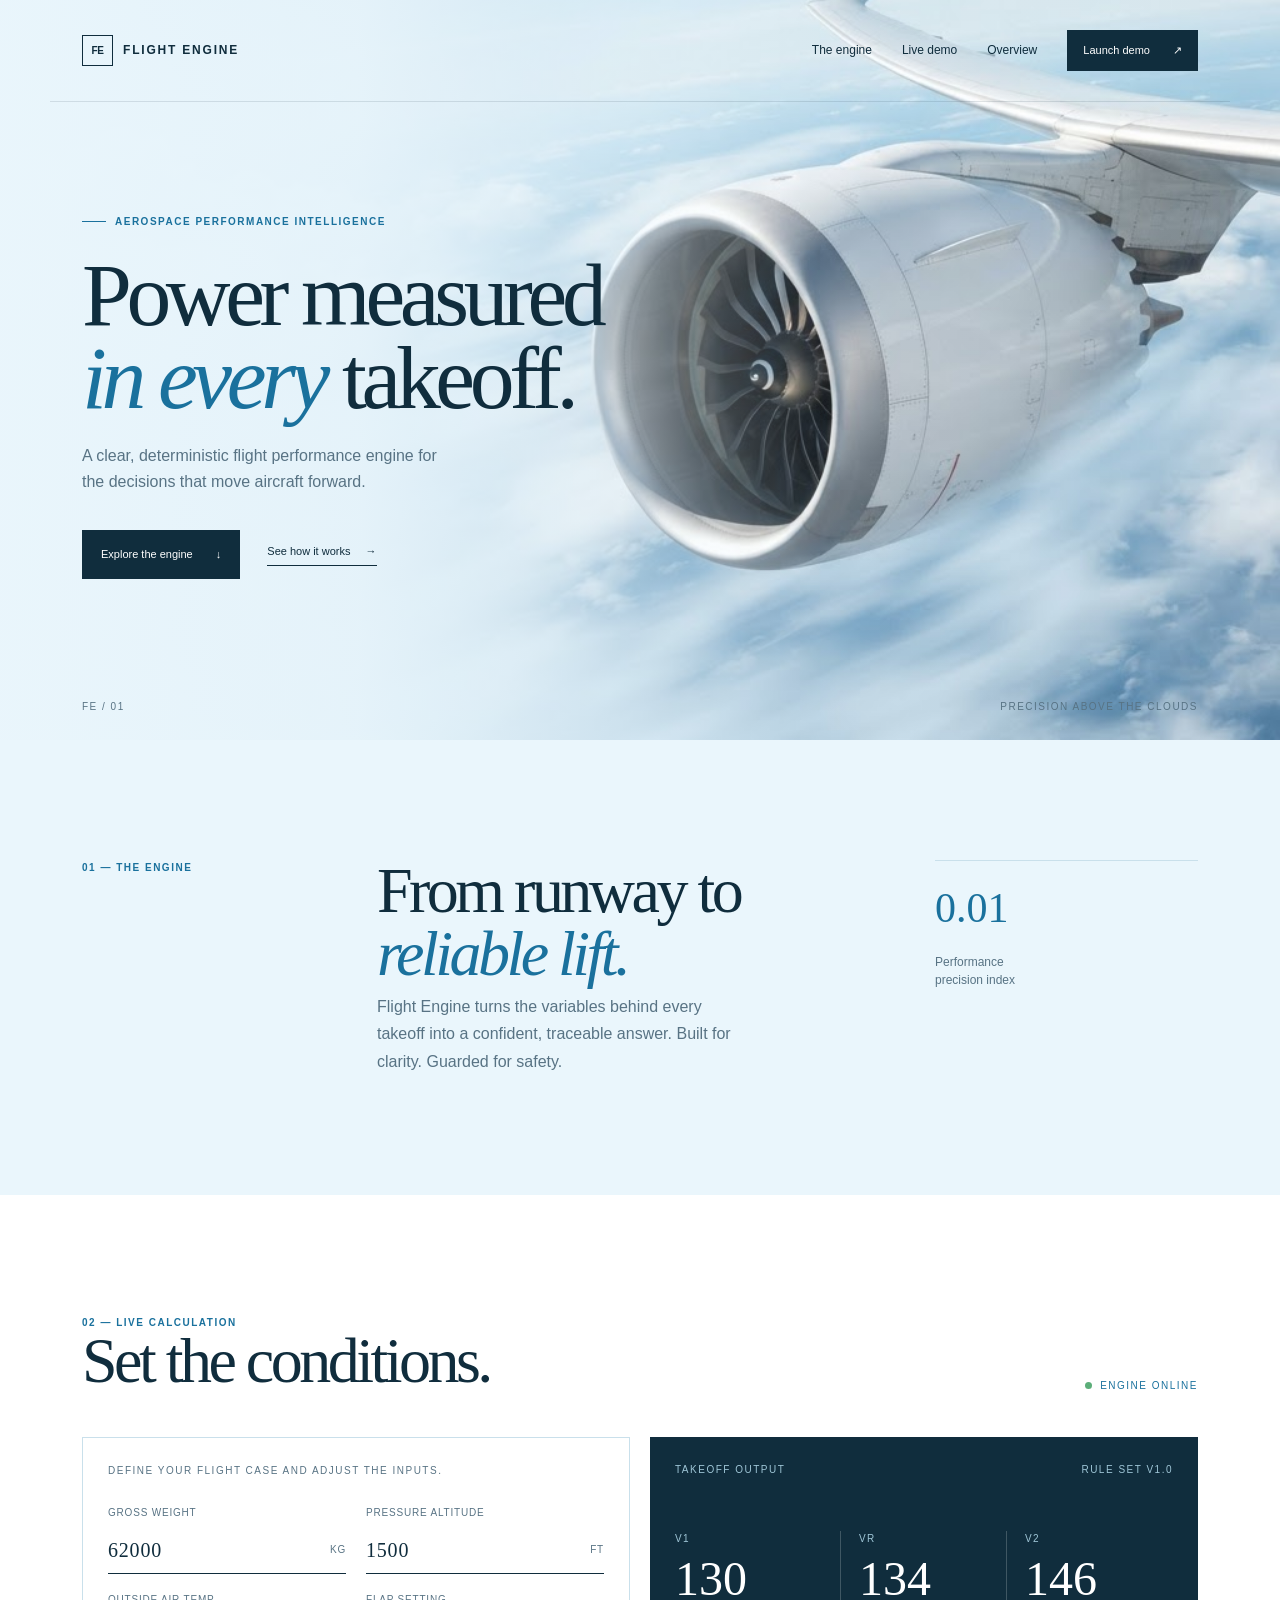
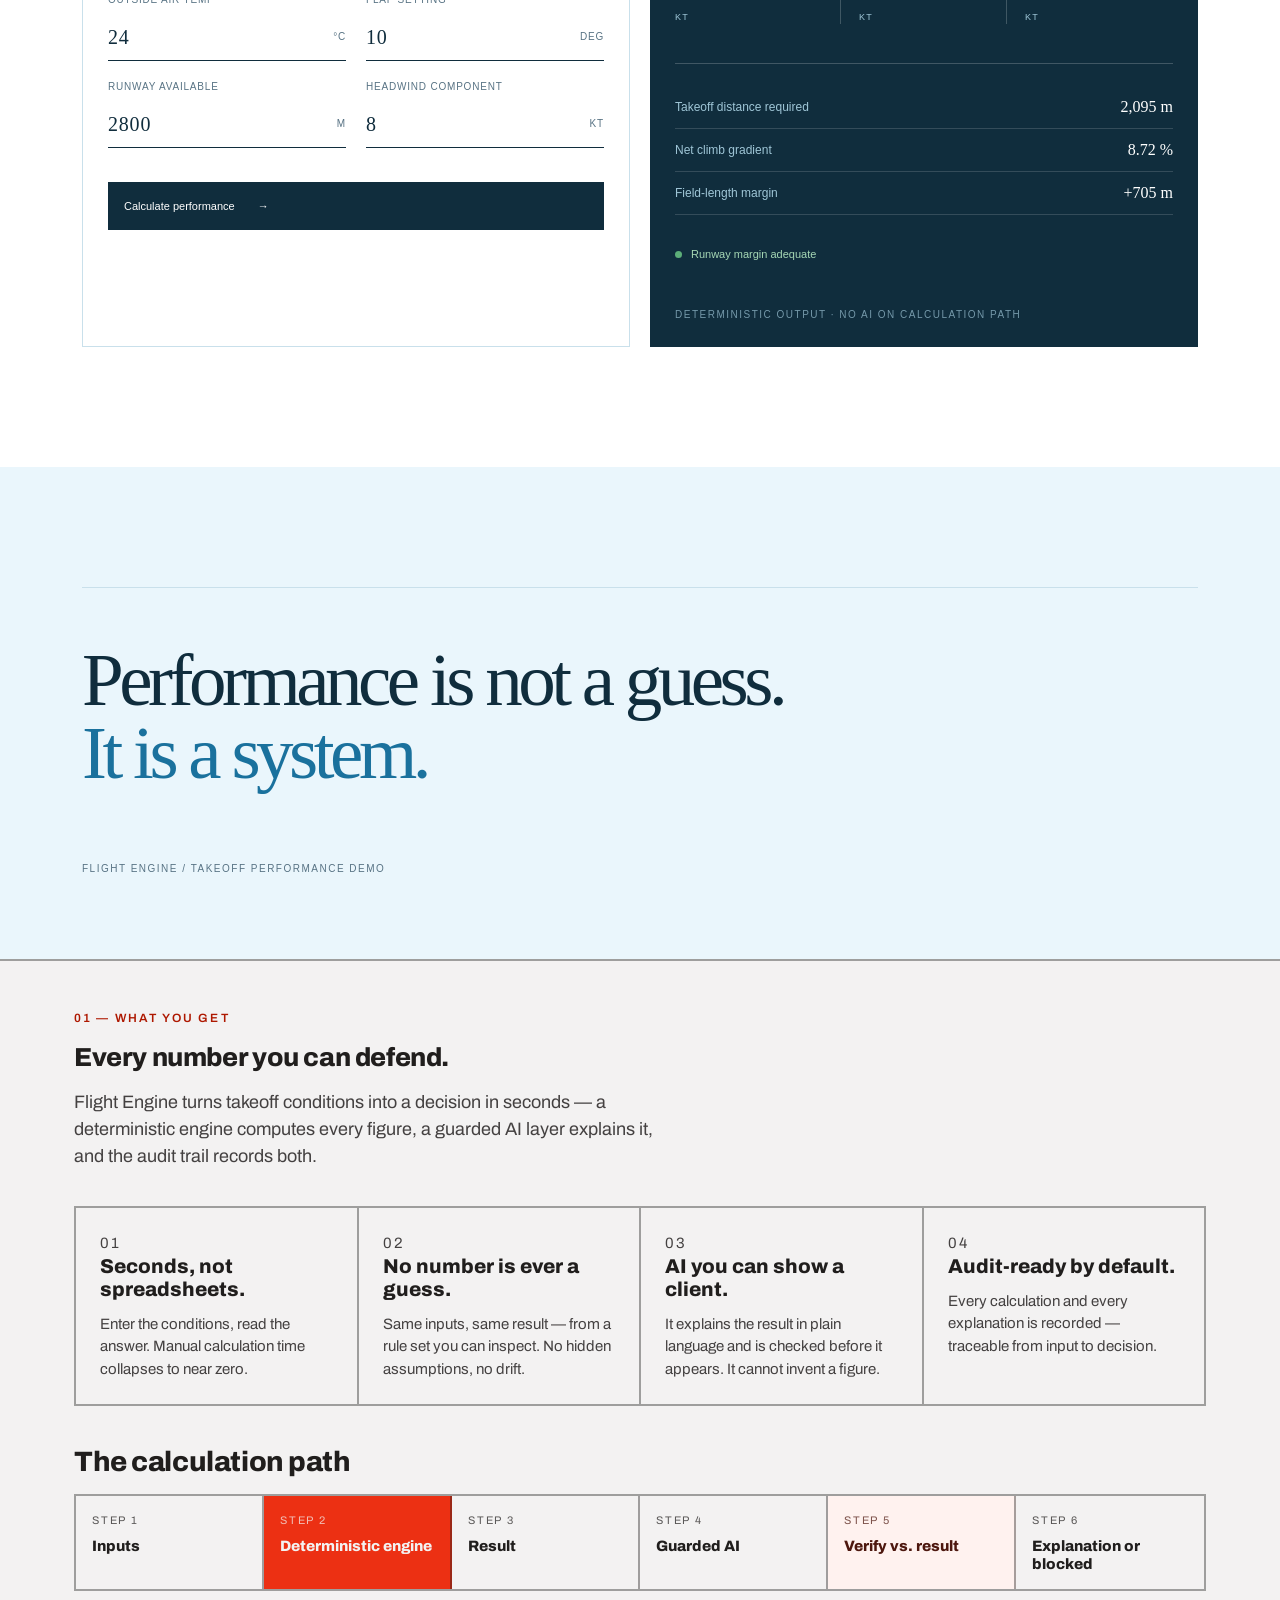
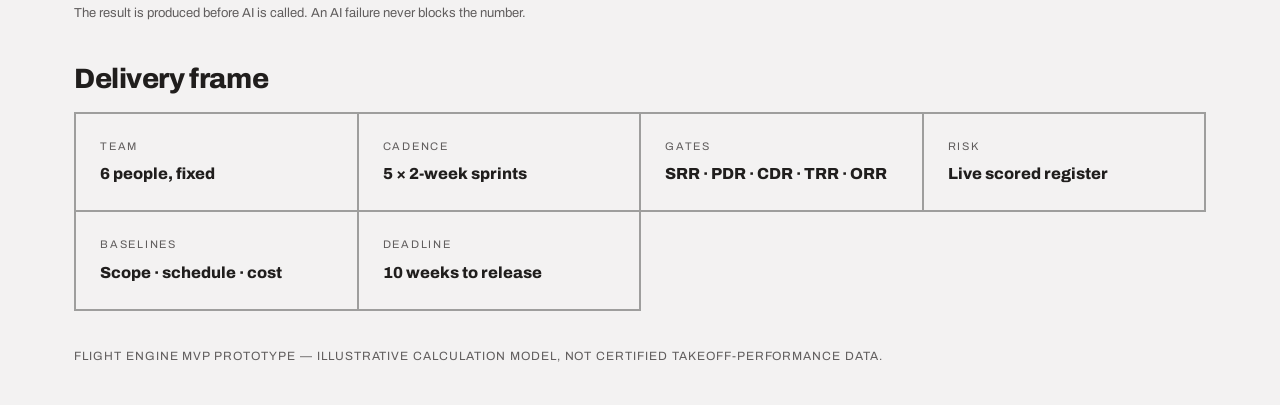
<file: _prev-v0-rebuild/index.html>
<!doctype html>
<html lang="en">
<head>
<meta charset="utf-8"/>
<meta name="viewport" content="width=device-width, initial-scale=1"/>
<title>Flight Engine — Performance Above the Clouds</title>
<meta name="description" content="A clear, deterministic flight performance engine for the decisions that move aircraft forward."/>
<meta name="theme-color" content="white" media="(prefers-color-scheme: light)"/>
<meta name="theme-color" content="black" media="(prefers-color-scheme: dark)"/>
<meta name="color-scheme" content="light dark"/>
<link rel="icon" href="/icon-light-32x32.png" media="(prefers-color-scheme: light)"/>
<link rel="icon" href="/icon-dark-32x32.png" media="(prefers-color-scheme: dark)"/>
<link rel="icon" href="/icon.svg" type="image/svg+xml"/>
<link rel="apple-touch-icon" href="/apple-icon.png"/>
<link rel="stylesheet" href="/site.css"/>
<link rel="preconnect" href="https://fonts.googleapis.com">
<link rel="preconnect" href="https://fonts.gstatic.com" crossorigin>
<link rel="stylesheet" href="https://fonts.googleapis.com/css2?family=Archivo:wght@400;600;800&display=swap">
<style>
/* ── 03 — Overview. Last section, in the "Modernist" design system from the
   Claude Design build (Archivo 800, #ec3013 accent, 2px hairline grid, square
   corners, grayscale). Every rule is namespaced under .fe-overview so it can
   never reach the original hero / #engine / #demo above. ── */
.fe-overview{
  --m-bg:#f3f2f2;--m-surface:#eae9e9;--m-text:#201e1d;
  --m-accent:#ec3013;--m-acc100:#fff2ef;--m-acc500:#ff563c;--m-acc700:#ae1800;--m-acc900:#4d170e;
  --m-div:rgba(32,30,29,.4);
  --m-n700:#605d5d;--m-n800:#444141;
  display:block;background:var(--m-bg);color:var(--m-text);
  font-family:"Archivo",system-ui,sans-serif;font-size:15px;line-height:1.55;font-weight:400;
  border-top:2px solid var(--m-div);
}
.fe-overview *{box-sizing:border-box}
.fe-overview .m-wrap{max-width:1180px;margin:0 auto;padding:48px 24px 40px}
.fe-overview .m-kick{margin:0 0 16px;font-size:12px;letter-spacing:.18em;text-transform:uppercase;color:var(--m-acc700);font-weight:600}
.fe-overview h2{font-family:"Archivo",sans-serif;font-weight:800;letter-spacing:-.015em;line-height:1.15;margin:0 0 16px;color:var(--m-text)}
.fe-overview .m-h2{font-size:26px;max-width:32ch}
.fe-overview .m-h2-lg{font-size:28px;margin:40px 0 16px}
.fe-overview .m-lede{margin:0 0 36px;font-size:18px;line-height:1.5;max-width:58ch;color:var(--m-n800)}
.fe-overview .m-grid{display:grid;grid-template-columns:repeat(auto-fit,minmax(240px,1fr));border-top:2px solid var(--m-div);border-left:2px solid var(--m-div)}
.fe-overview .m-cell{padding:24px;border-right:2px solid var(--m-div);border-bottom:2px solid var(--m-div)}
.fe-overview .m-no{margin:0 0 12px;font-size:11px;letter-spacing:.16em;text-transform:uppercase;color:var(--m-n700)}
.fe-overview .m-cell h3{font-family:"Archivo",sans-serif;font-weight:800;font-size:20px;line-height:1.15;margin:0 0 12px;color:var(--m-text)}
.fe-overview .m-cell p{margin:0;font-size:15px;line-height:1.5;color:var(--m-n800)}
.fe-overview .m-path{display:flex;flex-wrap:wrap;border:2px solid var(--m-div)}
.fe-overview .m-step{flex:1 1 150px;padding:16px;border-right:2px solid var(--m-div)}
.fe-overview .m-step:last-child{border-right:0}
.fe-overview .m-step.accent{background:var(--m-accent);color:var(--m-bg)}
.fe-overview .m-step.soft{background:var(--m-acc100);color:var(--m-acc900)}
.fe-overview .m-step .s{margin:0 0 8px;font-size:11px;letter-spacing:.16em;text-transform:uppercase;opacity:.72}
.fe-overview .m-step .l{margin:0;font-family:"Archivo",sans-serif;font-weight:800;font-size:15px;line-height:1.2}
.fe-overview .m-note{margin:12px 0 0;font-size:13px;color:var(--m-n700)}
.fe-overview .m-facts .m-cell > p:first-child{margin:0 0 8px;font-size:11px;letter-spacing:.16em;text-transform:uppercase;color:var(--m-n700)}
.fe-overview .m-facts .m-cell > p:last-child{margin:0;font-family:"Archivo",sans-serif;font-weight:800;font-size:16px;color:var(--m-text)}
.fe-overview .m-scope{margin:36px 0 0;font-size:12px;letter-spacing:.08em;text-transform:uppercase;color:var(--m-n700)}
@media (max-width:640px){.fe-overview .m-wrap{padding:36px 16px}.fe-overview .m-step{flex-basis:50%}}
</style>
</head>
<body>
<main>
  <section class="hero">
    <div class="hero-clouds" aria-hidden="true"></div>
    <nav class="nav">
      <div class="brand"><span class="brand-mark">FE</span> FLIGHT ENGINE</div>
      <div class="nav-links">
        <a href="#engine">The engine</a>
        <a href="#demo">Live demo</a>
        <a href="#overview">Overview</a>
        <button class="nav-button" data-scroll="#demo">Launch demo <span>&#8599;</span></button>
      </div>
    </nav>
    <div class="hero-content">
      <p class="eyebrow"><span></span> Aerospace performance intelligence</p>
      <h1>Power measured<br/><i>in every</i> takeoff.</h1>
      <p class="hero-copy">A clear, deterministic flight performance engine for the decisions that move aircraft forward.</p>
      <div class="hero-actions">
        <button class="primary-button" data-scroll="#engine">Explore the engine <span>&#8595;</span></button>
        <a href="#engine" class="text-link">See how it works <span>&#8594;</span></a>
      </div>
    </div>
    <div class="hero-caption"><span>FE / 01</span><span>Precision above the clouds</span></div>
  </section>

  <section class="intro" id="engine">
    <div class="section-kicker">01 — THE ENGINE</div>
    <div>
      <h2>From runway to<br/><em>reliable lift.</em></h2>
      <p>Flight Engine turns the variables behind every takeoff into a confident, traceable answer. Built for clarity. Guarded for safety.</p>
    </div>
    <div class="intro-stat"><strong>0.01</strong><span>Performance<br/>precision index</span></div>
  </section>

  <section class="demo" id="demo">
    <div class="section-heading">
      <div>
        <div class="section-kicker">02 — LIVE CALCULATION</div>
        <h2>Set the conditions.</h2>
      </div>
      <span class="status"><i></i> Engine online</span>
    </div>
    <div class="demo-grid">
      <div class="input-panel">
        <p class="panel-note">Define your flight case and adjust the inputs.</p>
        <div class="field-grid">
          <label>Gross weight<div><input type="number" data-k="weight" min="40000" max="79000" value="62000"/><span>kg</span></div></label>
          <label>Pressure altitude<div><input type="number" data-k="altitude" min="0" max="14000" value="1500"/><span>ft</span></div></label>
          <label>Outside air temp<div><input type="number" data-k="oat" min="-40" max="55" value="24"/><span>&deg;C</span></div></label>
          <label>Flap setting<div><input type="number" data-k="flap" min="0" max="30" value="10"/><span>deg</span></div></label>
          <label>Runway available<div><input type="number" data-k="runway" min="800" max="4000" value="2800"/><span>m</span></div></label>
          <label>Headwind component<div><input type="number" data-k="wind" min="-15" max="35" value="8"/><span>kt</span></div></label>
        </div>
        <button class="calculate">Calculate performance <span>&#8594;</span></button>
      </div>
      <div class="output-panel" id="output">
        <div class="output-top"><span>TAKEOFF OUTPUT</span><span>RULE SET V1.0</span></div>
        <div class="speed-row">
          <div><span>V1</span><strong data-o="v1">130</strong><small>KT</small></div>
          <div><span>VR</span><strong data-o="vr">134</strong><small>KT</small></div>
          <div><span>V2</span><strong data-o="v2">146</strong><small>KT</small></div>
        </div>
        <div class="output-metrics">
          <div class="metric"><span>Takeoff distance required</span><strong data-o="tod">2,095 m</strong></div>
          <div class="metric"><span>Net climb gradient</span><strong data-o="grad">8.72 %</strong></div>
          <div class="metric"><span>Field-length margin</span><strong data-o="margin">+705 m</strong></div>
        </div>
        <div class="margin-note" data-o="note"><span></span>Runway margin adequate</div>
        <p class="output-foot">Deterministic output &middot; no AI on calculation path</p>
      </div>
    </div>
  </section>

  <section class="closing">
    <div class="closing-line"></div>
    <p>Performance is not a guess.<br/><strong>It is a system.</strong></p>
    <span>FLIGHT ENGINE / TAKEOFF PERFORMANCE DEMO</span>
  </section>

  <!-- 03 — Overview (last section, Modernist design system, isolated) -->
  <section id="overview" class="fe-overview">
    <div class="m-wrap">
      <p class="m-kick">01 — What you get</p>
      <h2 class="m-h2">Every number you can defend.</h2>
      <p class="m-lede">Flight Engine turns takeoff conditions into a decision in seconds &mdash; a deterministic engine computes every figure, a guarded AI layer explains it, and the audit trail records both.</p>

      <div class="m-grid">
        <div class="m-cell"><p class="m-no">01</p><h3>Seconds, not spreadsheets.</h3><p>Enter the conditions, read the answer. Manual calculation time collapses to near zero.</p></div>
        <div class="m-cell"><p class="m-no">02</p><h3>No number is ever a guess.</h3><p>Same inputs, same result &mdash; from a rule set you can inspect. No hidden assumptions, no drift.</p></div>
        <div class="m-cell"><p class="m-no">03</p><h3>AI you can show a client.</h3><p>It explains the result in plain language and is checked before it appears. It cannot invent a figure.</p></div>
        <div class="m-cell"><p class="m-no">04</p><h3>Audit-ready by default.</h3><p>Every calculation and every explanation is recorded &mdash; traceable from input to decision.</p></div>
      </div>

      <h2 class="m-h2-lg">The calculation path</h2>
      <div class="m-path">
        <div class="m-step"><p class="s">Step 1</p><p class="l">Inputs</p></div>
        <div class="m-step accent"><p class="s">Step 2</p><p class="l">Deterministic engine</p></div>
        <div class="m-step"><p class="s">Step 3</p><p class="l">Result</p></div>
        <div class="m-step"><p class="s">Step 4</p><p class="l">Guarded AI</p></div>
        <div class="m-step soft"><p class="s">Step 5</p><p class="l">Verify vs. result</p></div>
        <div class="m-step"><p class="s">Step 6</p><p class="l">Explanation or blocked</p></div>
      </div>
      <p class="m-note">The result is produced before AI is called. An AI failure never blocks the number.</p>

      <h2 class="m-h2-lg">Delivery frame</h2>
      <div class="m-grid m-facts">
        <div class="m-cell"><p>Team</p><p>6 people, fixed</p></div>
        <div class="m-cell"><p>Cadence</p><p>5 &times; 2-week sprints</p></div>
        <div class="m-cell"><p>Gates</p><p>SRR &middot; PDR &middot; CDR &middot; TRR &middot; ORR</p></div>
        <div class="m-cell"><p>Risk</p><p>Live scored register</p></div>
        <div class="m-cell"><p>Baselines</p><p>Scope &middot; schedule &middot; cost</p></div>
        <div class="m-cell"><p>Deadline</p><p>10 weeks to release</p></div>
      </div>

      <p class="m-scope">Flight Engine MVP prototype &mdash; illustrative calculation model, not certified takeoff-performance data.</p>
    </div>
  </section>
</main>

<script>
(function () {
  var R = {weight:[40000,79000], altitude:[0,14000], oat:[-40,55], flap:[0,30], runway:[800,4000], wind:[-15,35]};
  var inputs = {};
  document.querySelectorAll('input[data-k]').forEach(function (el) { inputs[el.dataset.k] = el; });
  var out = {};
  document.querySelectorAll('[data-o]').forEach(function (el) { out[el.dataset.o] = el; });

  function nf(n, d) { return n.toLocaleString('en-US', {minimumFractionDigits: d || 0, maximumFractionDigits: d || 0}); }

  function read() {
    var p = {}, ok = true;
    Object.keys(R).forEach(function (k) {
      var v = parseFloat(inputs[k].value);
      var bad = isNaN(v) || v < R[k][0] || v > R[k][1];
      inputs[k].setAttribute('aria-invalid', bad ? 'true' : 'false');
      if (bad) ok = false;
      p[k] = v;
    });
    p._ok = ok;
    return p;
  }

  // Deterministic model for a generic 150-seat narrowbody twin ("Narrowbody T-A").
  // Physically grounded (ISA density ratio, V ∝ sqrt(W/sigma), TOD ∝ (W/Wref)^2 / sigma^1.6,
  // OEI 2nd-segment gradient falling with weight/altitude/temp/flap). Illustrative —
  // tuned to plausible jet magnitudes, not certified AFM data.
  var W_REF = 60000;          // kg — reference takeoff weight
  var VS_REF = 122;           // kt CAS — 1g stall at W_REF, flap 15, sigma 1
  var TOD_REF = 1650;         // m — takeoff distance required at reference conditions

  function isa(altFt, oatC) {
    var delta = Math.pow(1 - 6.87535e-6 * altFt, 5.2559);   // pressure ratio
    var theta = (oatC + 273.15) / 288.15;                    // temperature ratio
    return { delta: delta, theta: theta, sigma: delta / theta };
  }

  function model(p) {
    var w = p.weight, rwy = p.runway, wind = p.wind, flap = p.flap;
    var a = isa(p.altitude, p.oat);

    // reference speeds — stall scales with sqrt(wing loading / density), more flap lowers it
    var vs = VS_REF * Math.sqrt((w / W_REF) / a.sigma) * (1 - flap * 0.006);
    var vr = 1.10 * vs;
    var v2 = 1.20 * vs;
    var v1 = vr - 3 - Math.max(wind, 0) * 0.15;

    // takeoff distance required
    var flapTod = 1 + (15 - flap) * 0.018;      // less flap -> longer roll
    var windTod = 1 - wind * 0.006;             // headwind shortens, tailwind extends
    var tod = TOD_REF
            * Math.pow(w / W_REF, 2)
            * Math.pow(1 / a.sigma, 1.6)
            * flapTod * windTod;

    // net one-engine-inoperative 2nd-segment climb gradient (%), floored at the
    // regulatory 2.4% minimum for a twin
    var grad = 11.0 * (W_REF / w) * Math.pow(a.sigma, 0.7)
             - flap * 0.12
             - 2.0 * (1 - a.delta);
    grad = Math.max(grad, 2.4);

    return {
      v1: Math.round(v1), vr: Math.round(vr), v2: Math.round(v2),
      tod: Math.round(tod), grad: grad, margin: Math.round(rwy - tod)
    };
  }

  function render(r) {
    out.v1.textContent = r.v1;
    out.vr.textContent = r.vr;
    out.v2.textContent = r.v2;
    out.tod.textContent = nf(r.tod) + ' m';
    out.grad.textContent = r.grad.toFixed(2) + ' %';
    out.margin.textContent = (r.margin >= 0 ? '+' : '') + nf(r.margin) + ' m';
    var danger = r.margin < 0;
    out.note.className = 'margin-note' + (danger ? ' danger' : '');
    out.note.innerHTML = '<span></span>' + (danger
      ? 'Required distance exceeds runway available by ' + nf(Math.abs(r.margin)) + ' m'
      : 'Runway margin adequate');
  }

  function run() {
    var p = read();
    if (p._ok) render(model(p));
  }

  document.querySelector('.calculate').addEventListener('click', run);
  Object.keys(inputs).forEach(function (k) { inputs[k].addEventListener('input', run); });
  document.querySelectorAll('[data-scroll]').forEach(function (b) {
    b.addEventListener('click', function () {
      var t = document.querySelector(b.dataset.scroll);
      if (t) t.scrollIntoView({behavior: 'smooth'});
    });
  });

  run();
})();
</script>
</body>
</html>
</file>
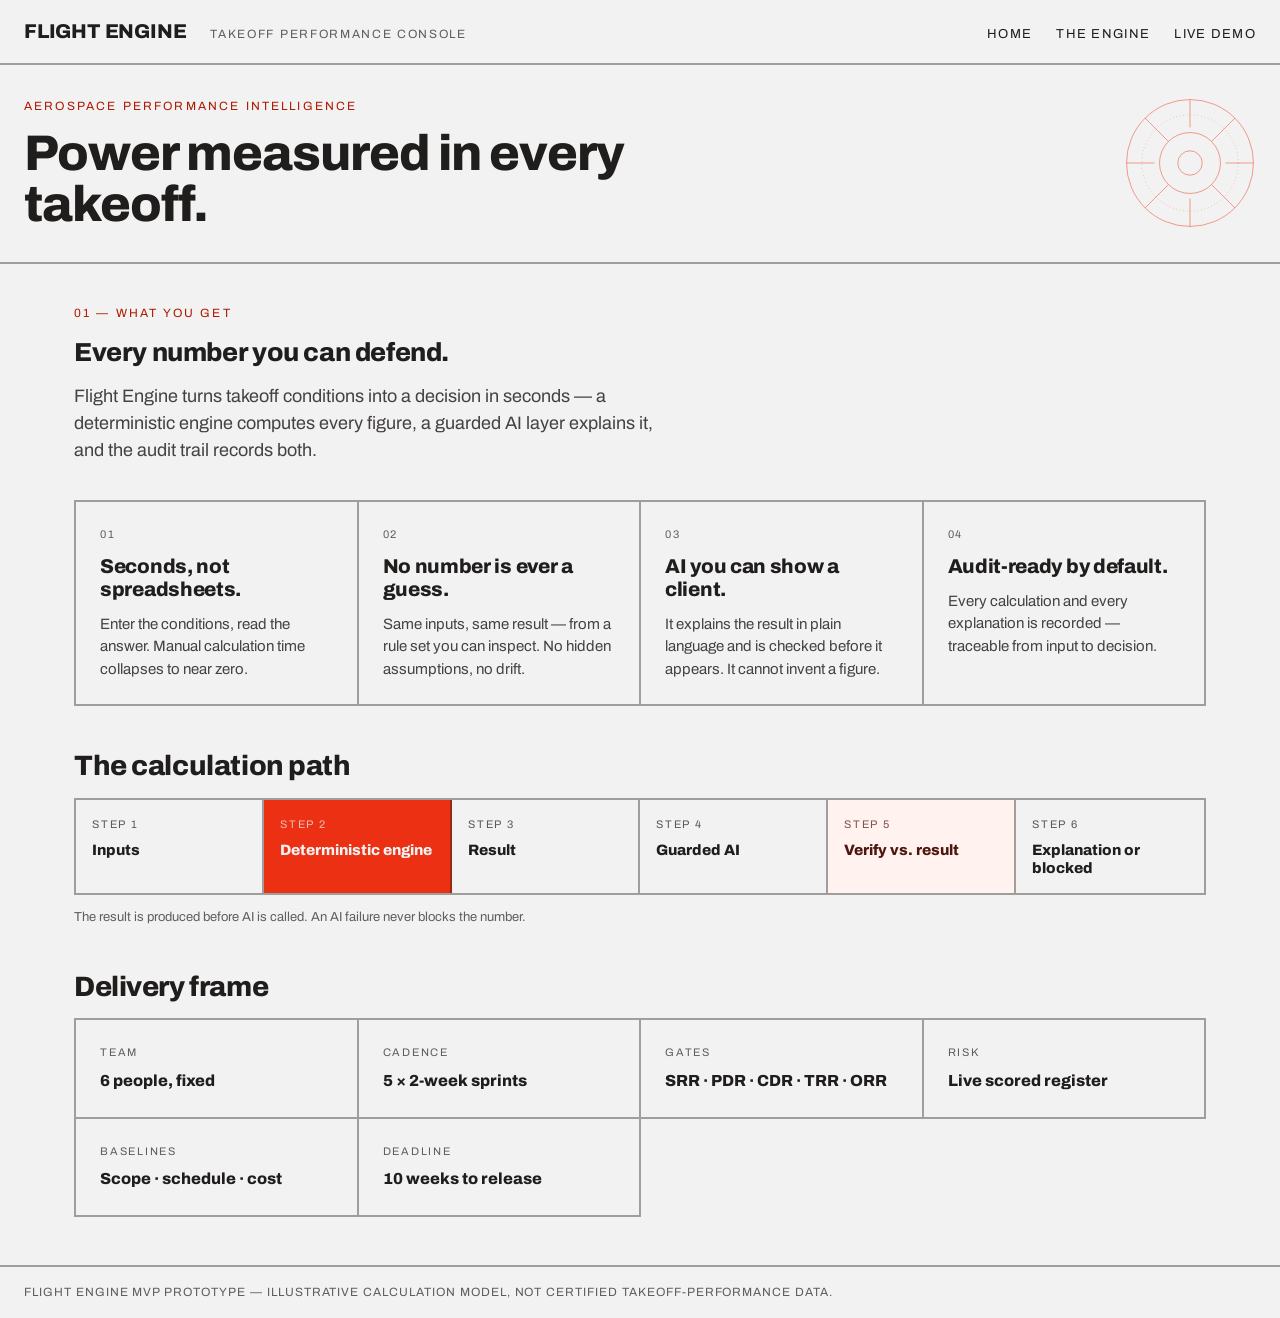
<file: overview.html>
<!doctype html>
<html lang="en">
<head>
<meta charset="utf-8">
<meta name="viewport" content="width=device-width,initial-scale=1">
<title>Flight Engine — Overview</title>
<meta name="description" content="What clients gain from Flight Engine: faster answers, no silent errors, AI you can show a client, audit-ready by default.">
<link rel="preconnect" href="https://fonts.googleapis.com">
<link rel="preconnect" href="https://fonts.gstatic.com" crossorigin>
<link rel="stylesheet" href="https://fonts.googleapis.com/css2?family=Archivo:wght@400;600;800&display=swap">
<style>
  :root{
    --bg:#f3f2f2;--surface:#eae9e9;--text:#201e1d;
    --accent:#ec3013;--acc100:#fff2ef;--acc500:#ff563c;--acc700:#ae1800;--acc900:#4d170e;
    --div:rgba(32,30,29,.4);
    --n700:#605d5d;--n800:#444141;
  }
  *,*::before,*::after{box-sizing:border-box}
  body{
    margin:0;background:var(--bg);color:var(--text);
    font-family:"Archivo",system-ui,sans-serif;font-size:15px;line-height:1.55;font-weight:400;
    -webkit-font-smoothing:antialiased;
  }
  h1,h2,h3{font-family:"Archivo",sans-serif;font-weight:800;letter-spacing:-.015em;line-height:1.12;margin:0}
  a{color:var(--accent);text-underline-offset:3px}

  header.bar{
    display:flex;align-items:baseline;gap:24px;flex-wrap:wrap;
    padding:16px 24px;border-bottom:2px solid var(--div);
  }
  .brand{font-weight:800;font-size:20px;letter-spacing:-.01em;text-transform:uppercase}
  .brand-sub{font-size:12px;letter-spacing:.14em;text-transform:uppercase;color:var(--n700)}
  .bar .spacer{margin-left:auto}
  .bar a{font-size:13px;letter-spacing:.1em;text-transform:uppercase;text-decoration:none;color:var(--text)}
  .bar a:hover{color:var(--accent)}

  .hero{
    display:flex;align-items:center;justify-content:space-between;gap:24px;flex-wrap:wrap;
    padding:32px 24px;border-bottom:2px solid var(--div);
  }
  .hero .eyebrow{margin:0 0 12px;font-size:12px;letter-spacing:.18em;text-transform:uppercase;color:var(--acc700)}
  .hero h1{font-size:clamp(28px,4vw,50px);line-height:1.02;letter-spacing:-.02em;max-width:22ch}
  .hero .turbine{flex:0 0 auto;width:min(30vw,132px);height:auto;opacity:.9;color:var(--accent)}
  @media (prefers-reduced-motion:no-preference){
    .hero .turbine g{transform-origin:260px 260px;animation:spin 140s linear infinite}
  }
  @keyframes spin{to{transform:rotate(360deg)}}

  main{max-width:1180px;margin:0 auto;padding:40px 24px 48px}
  .kick{margin:0 0 16px;font-size:12px;letter-spacing:.18em;text-transform:uppercase;color:var(--acc700)}
  h2.sec{font-size:26px;max-width:32ch;margin:0 0 16px}
  h2.sec.lg{font-size:28px;margin:44px 0 16px}
  .lede{margin:0 0 36px;font-size:18px;line-height:1.5;max-width:58ch;color:var(--n800)}

  .grid{display:grid;grid-template-columns:repeat(auto-fit,minmax(240px,1fr));border-top:2px solid var(--div);border-left:2px solid var(--div)}
  .cell{padding:24px;border-right:2px solid var(--div);border-bottom:2px solid var(--div)}
  .cell .no{margin:0 0 12px;font-size:11px;letter-spacing:.16em;text-transform:uppercase;color:var(--n700)}
  .cell h3{font-size:20px;line-height:1.15;margin:0 0 12px}
  .cell p{margin:0;font-size:15px;line-height:1.5;color:var(--n800)}

  .path{display:flex;flex-wrap:wrap;border:2px solid var(--div)}
  .step{flex:1 1 150px;padding:16px;border-right:2px solid var(--div)}
  .step:last-child{border-right:0}
  .step.accent{background:var(--accent);color:var(--bg)}
  .step.soft{background:var(--acc100);color:var(--acc900)}
  .step .s{margin:0 0 8px;font-size:11px;letter-spacing:.16em;text-transform:uppercase;opacity:.72}
  .step .l{margin:0;font-weight:800;font-size:15px;line-height:1.2}
  .note{margin:12px 0 0;font-size:13px;color:var(--n700)}

  .facts .cell > p:first-child{margin:0 0 8px;font-size:11px;letter-spacing:.16em;text-transform:uppercase;color:var(--n700)}
  .facts .cell > p:last-child{margin:0;font-weight:800;font-size:16px;color:var(--text)}

  footer{
    border-top:2px solid var(--div);padding:16px 24px;
    font-size:12px;letter-spacing:.08em;text-transform:uppercase;color:var(--n700);
  }
  @media (max-width:640px){main{padding:32px 16px}.step{flex-basis:50%}}
</style>
</head>
<body>

<header class="bar">
  <span class="brand">Flight Engine</span>
  <span class="brand-sub">Takeoff performance console</span>
  <span class="spacer"></span>
  <a href="/">Home</a>
  <a href="/#engine">The engine</a>
  <a href="/#demo">Live demo</a>
</header>

<section class="hero">
  <div>
    <p class="eyebrow">Aerospace performance intelligence</p>
    <h1>Power measured in every takeoff.</h1>
  </div>
  <svg class="turbine" viewBox="0 0 520 520" aria-hidden="true" fill="none" stroke="currentColor" stroke-width="2">
    <circle cx="260" cy="260" r="250"/>
    <circle cx="260" cy="260" r="190" stroke-dasharray="2 12"/>
    <circle cx="260" cy="260" r="120"/>
    <circle cx="260" cy="260" r="48"/>
    <g>
      <line x1="260" y1="10" x2="260" y2="120"/><line x1="260" y1="400" x2="260" y2="510"/>
      <line x1="10" y1="260" x2="120" y2="260"/><line x1="400" y1="260" x2="510" y2="260"/>
      <line x1="83" y1="83" x2="175" y2="175"/><line x1="345" y1="345" x2="437" y2="437"/>
      <line x1="437" y1="83" x2="345" y2="175"/><line x1="175" y1="345" x2="83" y2="437"/>
    </g>
  </svg>
</section>

<main>
  <p class="kick">01 — What you get</p>
  <h2 class="sec">Every number you can defend.</h2>
  <p class="lede">Flight Engine turns takeoff conditions into a decision in seconds &mdash; a deterministic engine computes every figure, a guarded AI layer explains it, and the audit trail records both.</p>

  <div class="grid">
    <div class="cell"><p class="no">01</p><h3>Seconds, not spreadsheets.</h3><p>Enter the conditions, read the answer. Manual calculation time collapses to near zero.</p></div>
    <div class="cell"><p class="no">02</p><h3>No number is ever a guess.</h3><p>Same inputs, same result &mdash; from a rule set you can inspect. No hidden assumptions, no drift.</p></div>
    <div class="cell"><p class="no">03</p><h3>AI you can show a client.</h3><p>It explains the result in plain language and is checked before it appears. It cannot invent a figure.</p></div>
    <div class="cell"><p class="no">04</p><h3>Audit-ready by default.</h3><p>Every calculation and every explanation is recorded &mdash; traceable from input to decision.</p></div>
  </div>

  <h2 class="sec lg">The calculation path</h2>
  <div class="path">
    <div class="step"><p class="s">Step 1</p><p class="l">Inputs</p></div>
    <div class="step accent"><p class="s">Step 2</p><p class="l">Deterministic engine</p></div>
    <div class="step"><p class="s">Step 3</p><p class="l">Result</p></div>
    <div class="step"><p class="s">Step 4</p><p class="l">Guarded AI</p></div>
    <div class="step soft"><p class="s">Step 5</p><p class="l">Verify vs. result</p></div>
    <div class="step"><p class="s">Step 6</p><p class="l">Explanation or blocked</p></div>
  </div>
  <p class="note">The result is produced before AI is called. An AI failure never blocks the number.</p>

  <h2 class="sec lg">Delivery frame</h2>
  <div class="grid facts">
    <div class="cell"><p>Team</p><p>6 people, fixed</p></div>
    <div class="cell"><p>Cadence</p><p>5 &times; 2-week sprints</p></div>
    <div class="cell"><p>Gates</p><p>SRR &middot; PDR &middot; CDR &middot; TRR &middot; ORR</p></div>
    <div class="cell"><p>Risk</p><p>Live scored register</p></div>
    <div class="cell"><p>Baselines</p><p>Scope &middot; schedule &middot; cost</p></div>
    <div class="cell"><p>Deadline</p><p>10 weeks to release</p></div>
  </div>
</main>

<footer>Flight Engine MVP prototype &mdash; illustrative calculation model, not certified takeoff-performance data.</footer>

</body>
</html>
</file>
<file: site.css>
@layer properties{@supports (((-webkit-hyphens:none)) and (not (margin-trim:inline))) or ((-moz-orient:inline) and (not (color:rgb(from red r g b)))){*,:before,:after,::backdrop{--tw-rotate-x:initial;--tw-rotate-y:initial;--tw-rotate-z:initial;--tw-skew-x:initial;--tw-skew-y:initial;--tw-border-style:solid;--tw-font-weight:initial;--tw-outline-style:solid;--tw-shadow:0 0 #0000;--tw-shadow-color:initial;--tw-shadow-alpha:100%;--tw-inset-shadow:0 0 #0000;--tw-inset-shadow-color:initial;--tw-inset-shadow-alpha:100%;--tw-ring-color:initial;--tw-ring-shadow:0 0 #0000;--tw-inset-ring-color:initial;--tw-inset-ring-shadow:0 0 #0000;--tw-ring-inset:initial;--tw-ring-offset-width:0px;--tw-ring-offset-color:#fff;--tw-ring-offset-shadow:0 0 #0000;--tw-translate-x:0;--tw-translate-y:0;--tw-translate-z:0;--tw-animation-delay:0s;--tw-animation-direction:normal;--tw-animation-duration:initial;--tw-animation-fill-mode:none;--tw-animation-iteration-count:1;--tw-enter-blur:0;--tw-enter-opacity:1;--tw-enter-rotate:0;--tw-enter-scale:1;--tw-enter-translate-x:0;--tw-enter-translate-y:0;--tw-exit-blur:0;--tw-exit-opacity:1;--tw-exit-rotate:0;--tw-exit-scale:1;--tw-exit-translate-x:0;--tw-exit-translate-y:0}}}@layer theme{:root,:host{--font-sans:-apple-system, BlinkMacSystemFont, "Segoe UI", Roboto, "Helvetica Neue", "Noto Sans", Arial, sans-serif, "Apple Color Emoji", "Segoe UI Emoji", "Segoe UI Symbol", "Noto Color Emoji";--font-mono:ui-monospace, SFMono-Regular, Menlo, Monaco, Consolas, "Liberation Mono", "Courier New", monospace;--spacing:.25rem;--text-xs:.75rem;--text-xs--line-height:calc(1 / .75);--text-sm:.875rem;--text-sm--line-height:calc(1.25 / .875);--font-weight-medium:500;--radius-md:.375rem;--radius-lg:.5rem;--default-transition-duration:.15s;--default-transition-timing-function:cubic-bezier(.4, 0, .2, 1);--default-font-family:var(--font-sans);--default-mono-font-family:var(--font-mono)}}@layer base{*,:after,:before,::backdrop{box-sizing:border-box;border:0 solid;margin:0;padding:0}::file-selector-button{box-sizing:border-box;border:0 solid;margin:0;padding:0}html,:host{-webkit-text-size-adjust:100%;tab-size:4;line-height:1.5;font-family:var(--default-font-family,-apple-system, BlinkMacSystemFont, "Segoe UI", Roboto, "Helvetica Neue", "Noto Sans", Arial, sans-serif, "Apple Color Emoji", "Segoe UI Emoji", "Segoe UI Symbol", "Noto Color Emoji");font-feature-settings:var(--default-font-feature-settings,normal);font-variation-settings:var(--default-font-variation-settings,normal);-webkit-tap-highlight-color:transparent}hr{height:0;color:inherit;border-top-width:1px}abbr:where([title]){-webkit-text-decoration:underline dotted;text-decoration:underline dotted}h1,h2,h3,h4,h5,h6{font-size:inherit;font-weight:inherit}a{color:inherit;-webkit-text-decoration:inherit;-webkit-text-decoration:inherit;-webkit-text-decoration:inherit;-webkit-text-decoration:inherit;text-decoration:inherit}b,strong{font-weight:bolder}code,kbd,samp,pre{font-family:var(--default-mono-font-family,ui-monospace, SFMono-Regular, Menlo, Monaco, Consolas, "Liberation Mono", "Courier New", monospace);font-feature-settings:var(--default-mono-font-feature-settings,normal);font-variation-settings:var(--default-mono-font-variation-settings,normal);font-size:1em}small{font-size:80%}sub,sup{vertical-align:baseline;font-size:75%;line-height:0;position:relative}sub{bottom:-.25em}sup{top:-.5em}table{text-indent:0;border-color:inherit;border-collapse:collapse}:-moz-focusring:where(:not(iframe)){outline:auto}progress{vertical-align:baseline}summary{display:list-item}ol,ul,menu{list-style:none}img,svg,video,canvas,audio,iframe,embed,object{vertical-align:middle;display:block}img,video{max-width:100%;height:auto}button,input,select,optgroup,textarea{font:inherit;font-feature-settings:inherit;font-variation-settings:inherit;letter-spacing:inherit;color:inherit;opacity:1;background-color:#0000;border-radius:0}::file-selector-button{font:inherit;font-feature-settings:inherit;font-variation-settings:inherit;letter-spacing:inherit;color:inherit;opacity:1;background-color:#0000;border-radius:0}:where(select:is([multiple],[size])) optgroup{font-weight:bolder}:where(select:is([multiple],[size])) optgroup option{padding-inline-start:20px}::file-selector-button{margin-inline-end:4px}::placeholder{opacity:1}@supports (not ((-webkit-appearance:-apple-pay-button))) or (contain-intrinsic-size:1px){::placeholder{color:currentColor}@supports (color:color-mix(in lab, red, red)){::placeholder{color:color-mix(in oklab, currentcolor 50%, transparent)}}}textarea{resize:vertical}::-webkit-search-decoration{-webkit-appearance:none}::-webkit-date-and-time-value{min-height:1lh;text-align:inherit}::-webkit-datetime-edit{display:inline-flex}::-webkit-datetime-edit-fields-wrapper{padding:0}::-webkit-datetime-edit{padding-block:0}::-webkit-datetime-edit-year-field{padding-block:0}::-webkit-datetime-edit-month-field{padding-block:0}::-webkit-datetime-edit-day-field{padding-block:0}::-webkit-datetime-edit-hour-field{padding-block:0}::-webkit-datetime-edit-minute-field{padding-block:0}::-webkit-datetime-edit-second-field{padding-block:0}::-webkit-datetime-edit-millisecond-field{padding-block:0}::-webkit-datetime-edit-meridiem-field{padding-block:0}::-webkit-calendar-picker-indicator{line-height:1}:-moz-ui-invalid{box-shadow:none}button,input:where([type=button],[type=reset],[type=submit]){appearance:button}::file-selector-button{appearance:button}::-webkit-inner-spin-button{height:auto}::-webkit-outer-spin-button{height:auto}[hidden]:where(:not([hidden=until-found])){display:none!important}}@layer components;@layer utilities{.block{display:block}.inline-flex{display:inline-flex}.size-6{width:calc(var(--spacing) * 6);height:calc(var(--spacing) * 6)}.size-7{width:calc(var(--spacing) * 7);height:calc(var(--spacing) * 7)}.size-8{width:calc(var(--spacing) * 8);height:calc(var(--spacing) * 8)}.size-9{width:calc(var(--spacing) * 9);height:calc(var(--spacing) * 9)}.h-6{height:calc(var(--spacing) * 6)}.h-7{height:calc(var(--spacing) * 7)}.h-8{height:calc(var(--spacing) * 8)}.h-9{height:calc(var(--spacing) * 9)}.shrink-0{flex-shrink:0}.transform{transform:var(--tw-rotate-x,) var(--tw-rotate-y,) var(--tw-rotate-z,) var(--tw-skew-x,) var(--tw-skew-y,)}.items-center{align-items:center}.justify-center{justify-content:center}.gap-1{gap:var(--spacing)}.gap-1\.5{gap:calc(var(--spacing) * 1.5)}.rounded-\[min\(var\(--radius-md\)\,10px\)\]{border-radius:min(var(--radius-md), 10px)}.rounded-\[min\(var\(--radius-md\)\,12px\)\]{border-radius:min(var(--radius-md), 12px)}.rounded-lg{border-radius:var(--radius-lg)}.border{border-style:var(--tw-border-style);border-width:1px}.border-transparent{border-color:#0000}.bg-clip-padding{background-clip:padding-box}.px-2{padding-inline:calc(var(--spacing) * 2)}.px-2\.5{padding-inline:calc(var(--spacing) * 2.5)}.text-sm{font-size:var(--text-sm);line-height:var(--tw-leading,var(--text-sm--line-height))}.text-xs{font-size:var(--text-xs);line-height:var(--tw-leading,var(--text-xs--line-height))}.text-\[0\.8rem\]{font-size:.8rem}.font-medium{--tw-font-weight:var(--font-weight-medium);font-weight:var(--font-weight-medium)}.whitespace-nowrap{white-space:nowrap}.underline-offset-4{text-underline-offset:4px}.antialiased{-webkit-font-smoothing:antialiased;-moz-osx-font-smoothing:grayscale}.outline{outline-style:var(--tw-outline-style);outline-width:1px}.transition-all{transition-property:all;transition-timing-function:var(--tw-ease,var(--default-transition-timing-function));transition-duration:var(--tw-duration,var(--default-transition-duration))}.outline-none{--tw-outline-style:none;outline-style:none}.select-none{-webkit-user-select:none;user-select:none}@media (hover:hover){.hover\:underline:hover{text-decoration-line:underline}}.focus-visible\:ring-3:focus-visible{--tw-ring-shadow:var(--tw-ring-inset,) 0 0 0 calc(3px + var(--tw-ring-offset-width)) var(--tw-ring-color,currentcolor);box-shadow:var(--tw-inset-shadow), var(--tw-inset-ring-shadow), var(--tw-ring-offset-shadow), var(--tw-ring-shadow), var(--tw-shadow)}.active\:not-aria-\[haspopup\]\:translate-y-px:active:not([aria-haspopup]){--tw-translate-y:1px;translate:var(--tw-translate-x) var(--tw-translate-y)}.disabled\:pointer-events-none:disabled{pointer-events:none}.disabled\:opacity-50:disabled{opacity:.5}:where([data-slot=button-group]) .in-data-\[slot\=button-group\]\:rounded-lg{border-radius:var(--radius-lg)}.has-data-\[icon\=inline-end\]\:pr-1\.5:has([data-icon=inline-end]){padding-right:calc(var(--spacing) * 1.5)}.has-data-\[icon\=inline-end\]\:pr-2:has([data-icon=inline-end]){padding-right:calc(var(--spacing) * 2)}.has-data-\[icon\=inline-start\]\:pl-1\.5:has([data-icon=inline-start]){padding-left:calc(var(--spacing) * 1.5)}.has-data-\[icon\=inline-start\]\:pl-2:has([data-icon=inline-start]){padding-left:calc(var(--spacing) * 2)}.aria-invalid\:ring-3[aria-invalid=true]{--tw-ring-shadow:var(--tw-ring-inset,) 0 0 0 calc(3px + var(--tw-ring-offset-width)) var(--tw-ring-color,currentcolor);box-shadow:var(--tw-inset-shadow), var(--tw-inset-ring-shadow), var(--tw-ring-offset-shadow), var(--tw-ring-shadow), var(--tw-shadow)}.\[\&_svg\]\:pointer-events-none svg{pointer-events:none}.\[\&_svg\]\:shrink-0 svg{flex-shrink:0}.\[\&_svg\:not\(\[class\*\=\'size-\'\]\)\]\:size-3 svg:not([class*=size-]){width:calc(var(--spacing) * 3);height:calc(var(--spacing) * 3)}.\[\&_svg\:not\(\[class\*\=\'size-\'\]\)\]\:size-3\.5 svg:not([class*=size-]){width:calc(var(--spacing) * 3.5);height:calc(var(--spacing) * 3.5)}.\[\&_svg\:not\(\[class\*\=\'size-\'\]\)\]\:size-4 svg:not([class*=size-]){width:calc(var(--spacing) * 4);height:calc(var(--spacing) * 4)}}@property --tw-animation-delay{syntax:"*";inherits:false;initial-value:0s}@property --tw-animation-direction{syntax:"*";inherits:false;initial-value:normal}@property --tw-animation-duration{syntax:"*";inherits:false}@property --tw-animation-fill-mode{syntax:"*";inherits:false;initial-value:none}@property --tw-animation-iteration-count{syntax:"*";inherits:false;initial-value:1}@property --tw-enter-blur{syntax:"*";inherits:false;initial-value:0}@property --tw-enter-opacity{syntax:"*";inherits:false;initial-value:1}@property --tw-enter-rotate{syntax:"*";inherits:false;initial-value:0}@property --tw-enter-scale{syntax:"*";inherits:false;initial-value:1}@property --tw-enter-translate-x{syntax:"*";inherits:false;initial-value:0}@property --tw-enter-translate-y{syntax:"*";inherits:false;initial-value:0}@property --tw-exit-blur{syntax:"*";inherits:false;initial-value:0}@property --tw-exit-opacity{syntax:"*";inherits:false;initial-value:1}@property --tw-exit-rotate{syntax:"*";inherits:false;initial-value:0}@property --tw-exit-scale{syntax:"*";inherits:false;initial-value:1}@property --tw-exit-translate-x{syntax:"*";inherits:false;initial-value:0}@property --tw-exit-translate-y{syntax:"*";inherits:false;initial-value:0}:root{--sky:#eaf6fc;--ink:#102d3d;--muted:#587384;--blue:#1a719d;--line:#c9e0eb;--white:#fff}*{box-sizing:border-box}html{scroll-behavior:smooth;background:var(--sky)}body{color:var(--ink);background:var(--sky);margin:0;font-family:Arial,Helvetica,sans-serif}button,input{font:inherit}.hero{background:var(--sky);min-height:720px;position:relative;overflow:hidden}.hero-clouds{background-image:url(/jet-engine-clouds.png);background-position:100%;background-size:cover;position:absolute;inset:0}.hero-clouds:after{content:"";background:linear-gradient(90deg,#eaf6fcfa 0%,#eaf6fce0 28%,#eaf6fc1a 64%,#eaf6fc00 100%);position:absolute;inset:0}.nav,.hero-content,.hero-caption{z-index:1;max-width:1180px;margin:auto;position:relative}.nav{border-bottom:1px solid #102d3d1f;justify-content:space-between;align-items:center;padding:30px 32px;display:flex}.brand{letter-spacing:.15em;align-items:center;gap:10px;font-size:12px;font-weight:700;display:flex}.brand-mark{border:1px solid var(--ink);letter-spacing:-.04em;place-items:center;width:31px;height:31px;font-size:10px;display:grid}.nav-links{align-items:center;gap:30px;font-size:12px;display:flex}.nav a{color:var(--ink);text-decoration:none}.nav-button,.primary-button,.calculate{background:var(--ink);color:var(--white);cursor:pointer;border:0}.nav-button{padding:12px 16px;font-size:11px}.nav-button span,.primary-button span,.calculate span{margin-left:20px}.hero-content{padding:112px 32px 120px}.eyebrow,.section-kicker,.hero-caption,.status,.panel-note,label,.output-top,.output-foot,.closing span{letter-spacing:.15em;text-transform:uppercase;font-size:10px}.eyebrow{color:var(--blue);align-items:center;gap:9px;font-weight:700;display:flex}.eyebrow span{background:var(--blue);width:24px;height:1px}h1,h2,.closing p{font-family:Georgia,Times New Roman,serif;font-weight:400}h1{letter-spacing:-.06em;max-width:570px;margin:24px 0;font-size:clamp(54px,7vw,92px);line-height:.93}h1 i,h2 em{color:var(--blue);font-style:italic}.hero-copy{max-width:360px;color:var(--muted);font-size:16px;line-height:1.6}.hero-actions{align-items:center;gap:27px;margin-top:36px;display:flex}.primary-button{padding:16px 19px;font-size:11px}.text-link{color:var(--ink);border-bottom:1px solid var(--ink);padding-bottom:5px;font-size:11px;text-decoration:none}.text-link span{margin-left:12px}.hero-caption{color:var(--muted);justify-content:space-between;padding:0 32px 26px;display:flex}.intro,.demo{max-width:1180px;margin:auto;padding:120px 32px}.intro{grid-template-columns:1fr 2fr 1fr;align-items:start;gap:32px;display:grid}.section-kicker{color:var(--blue);font-weight:700}.intro h2,.section-heading h2{letter-spacing:-.055em;margin:0;font-size:clamp(39px,5vw,66px);line-height:.98}.intro p{max-width:370px;color:var(--muted);margin:8px 0 0;line-height:1.7}.intro-stat{border-top:1px solid var(--line);color:var(--muted);flex-direction:column;gap:13px;padding-top:16px;font-size:12px;display:flex}.intro-stat strong{color:var(--blue);font-family:Georgia,serif;font-size:42px;font-weight:400}.demo{background:var(--white);max-width:none;padding-left:max(32px,50vw - 558px);padding-right:max(32px,50vw - 558px)}.section-heading{justify-content:space-between;align-items:end;margin-bottom:44px;display:flex}.status{color:var(--blue);align-items:center;gap:8px;display:flex}.status i,.margin-note span{background:#5cae79;border-radius:50%;width:7px;height:7px;display:inline-block}.demo-grid{grid-template-columns:1fr 1fr;gap:20px;display:grid}.input-panel,.output-panel{border:1px solid var(--line);padding:25px}.panel-note{color:var(--muted);margin:0 0 27px}.field-grid{grid-template-columns:1fr 1fr;gap:18px 20px;display:grid}label{color:var(--muted);letter-spacing:.08em}label div{border-bottom:1px solid var(--ink);align-items:center;margin-top:7px;display:flex}input{width:100%;color:var(--ink);background:0 0;border:0;outline:0;padding:8px 0;font-family:Georgia,serif;font-size:20px}label div span{color:var(--muted);font-size:10px}.calculate{text-align:left;width:100%;margin-top:34px;padding:16px;font-size:11px}.output-panel{background:var(--ink);color:var(--white);border:0}.output-top{color:#9fc6d7;justify-content:space-between;display:flex}.speed-row{border-bottom:1px solid #fff3;grid-template-columns:repeat(3,1fr);padding:54px 0 39px;display:grid}.speed-row div{border-right:1px solid #fff3;flex-direction:column;gap:5px;padding-left:18px;display:flex}.speed-row div:first-child{padding-left:0}.speed-row div:last-child{border:0}.speed-row span,.speed-row small{color:#9fc6d7;letter-spacing:.13em;font-size:10px}.speed-row strong{font:400 48px Georgia,serif}.speed-row small{font-size:9px}.output-metrics{padding:22px 0 14px}.metric{border-bottom:1px solid #ffffff26;justify-content:space-between;padding:12px 0;display:flex}.metric span{color:#9fc6d7;font-size:12px}.metric strong{font:400 16px Georgia,serif}.margin-note{color:#a6d8b5;align-items:center;gap:9px;margin-top:17px;font-size:11px;display:flex}.margin-note.danger{color:#f4a5a5}.margin-note.danger span{background:#db6f6f}.output-foot{color:#7599aa;margin:44px 0 0}.closing{max-width:1180px;margin:auto;padding:120px 32px 80px}.closing-line{border-top:1px solid var(--line);width:100%;margin-bottom:55px}.closing p{letter-spacing:-.06em;margin:0 0 65px;font-size:clamp(40px,6vw,75px);line-height:.98}.closing strong{color:var(--blue);font-weight:400}.closing span{color:var(--muted)}@media (max-width:760px){.nav-links a{display:none}.hero{min-height:650px}.hero-content{padding-top:85px}.hero-clouds{background-position:66%}.hero-clouds:after{background:#eaf6fcc4}.intro{grid-template-columns:1fr;padding-top:80px;padding-bottom:80px}.intro-stat{margin-top:18px}.demo{padding-top:75px;padding-bottom:75px}.demo-grid{grid-template-columns:1fr}.section-heading{flex-direction:column;align-items:start;gap:20px}.field-grid{gap:16px 10px}.speed-row strong{font-size:34px}.closing{padding-top:80px}}@media (max-width:430px){.nav,.hero-content,.hero-caption,.intro,.closing,.demo{padding-left:20px;padding-right:20px}.nav-button{padding:10px}.brand{font-size:10px}.hero-caption{font-size:8px}.field-grid{grid-template-columns:1fr}}@property --tw-rotate-x{syntax:"*";inherits:false}@property --tw-rotate-y{syntax:"*";inherits:false}@property --tw-rotate-z{syntax:"*";inherits:false}@property --tw-skew-x{syntax:"*";inherits:false}@property --tw-skew-y{syntax:"*";inherits:false}@property --tw-border-style{syntax:"*";inherits:false;initial-value:solid}@property --tw-font-weight{syntax:"*";inherits:false}@property --tw-outline-style{syntax:"*";inherits:false;initial-value:solid}@property --tw-shadow{syntax:"*";inherits:false;initial-value:0 0 #0000}@property --tw-shadow-color{syntax:"*";inherits:false}@property --tw-shadow-alpha{syntax:"<percentage>";inherits:false;initial-value:100%}@property --tw-inset-shadow{syntax:"*";inherits:false;initial-value:0 0 #0000}@property --tw-inset-shadow-color{syntax:"*";inherits:false}@property --tw-inset-shadow-alpha{syntax:"<percentage>";inherits:false;initial-value:100%}@property --tw-ring-color{syntax:"*";inherits:false}@property --tw-ring-shadow{syntax:"*";inherits:false;initial-value:0 0 #0000}@property --tw-inset-ring-color{syntax:"*";inherits:false}@property --tw-inset-ring-shadow{syntax:"*";inherits:false;initial-value:0 0 #0000}@property --tw-ring-inset{syntax:"*";inherits:false}@property --tw-ring-offset-width{syntax:"<length>";inherits:false;initial-value:0}@property --tw-ring-offset-color{syntax:"*";inherits:false;initial-value:#fff}@property --tw-ring-offset-shadow{syntax:"*";inherits:false;initial-value:0 0 #0000}@property --tw-translate-x{syntax:"*";inherits:false;initial-value:0}@property --tw-translate-y{syntax:"*";inherits:false;initial-value:0}@property --tw-translate-z{syntax:"*";inherits:false;initial-value:0}
</file>
